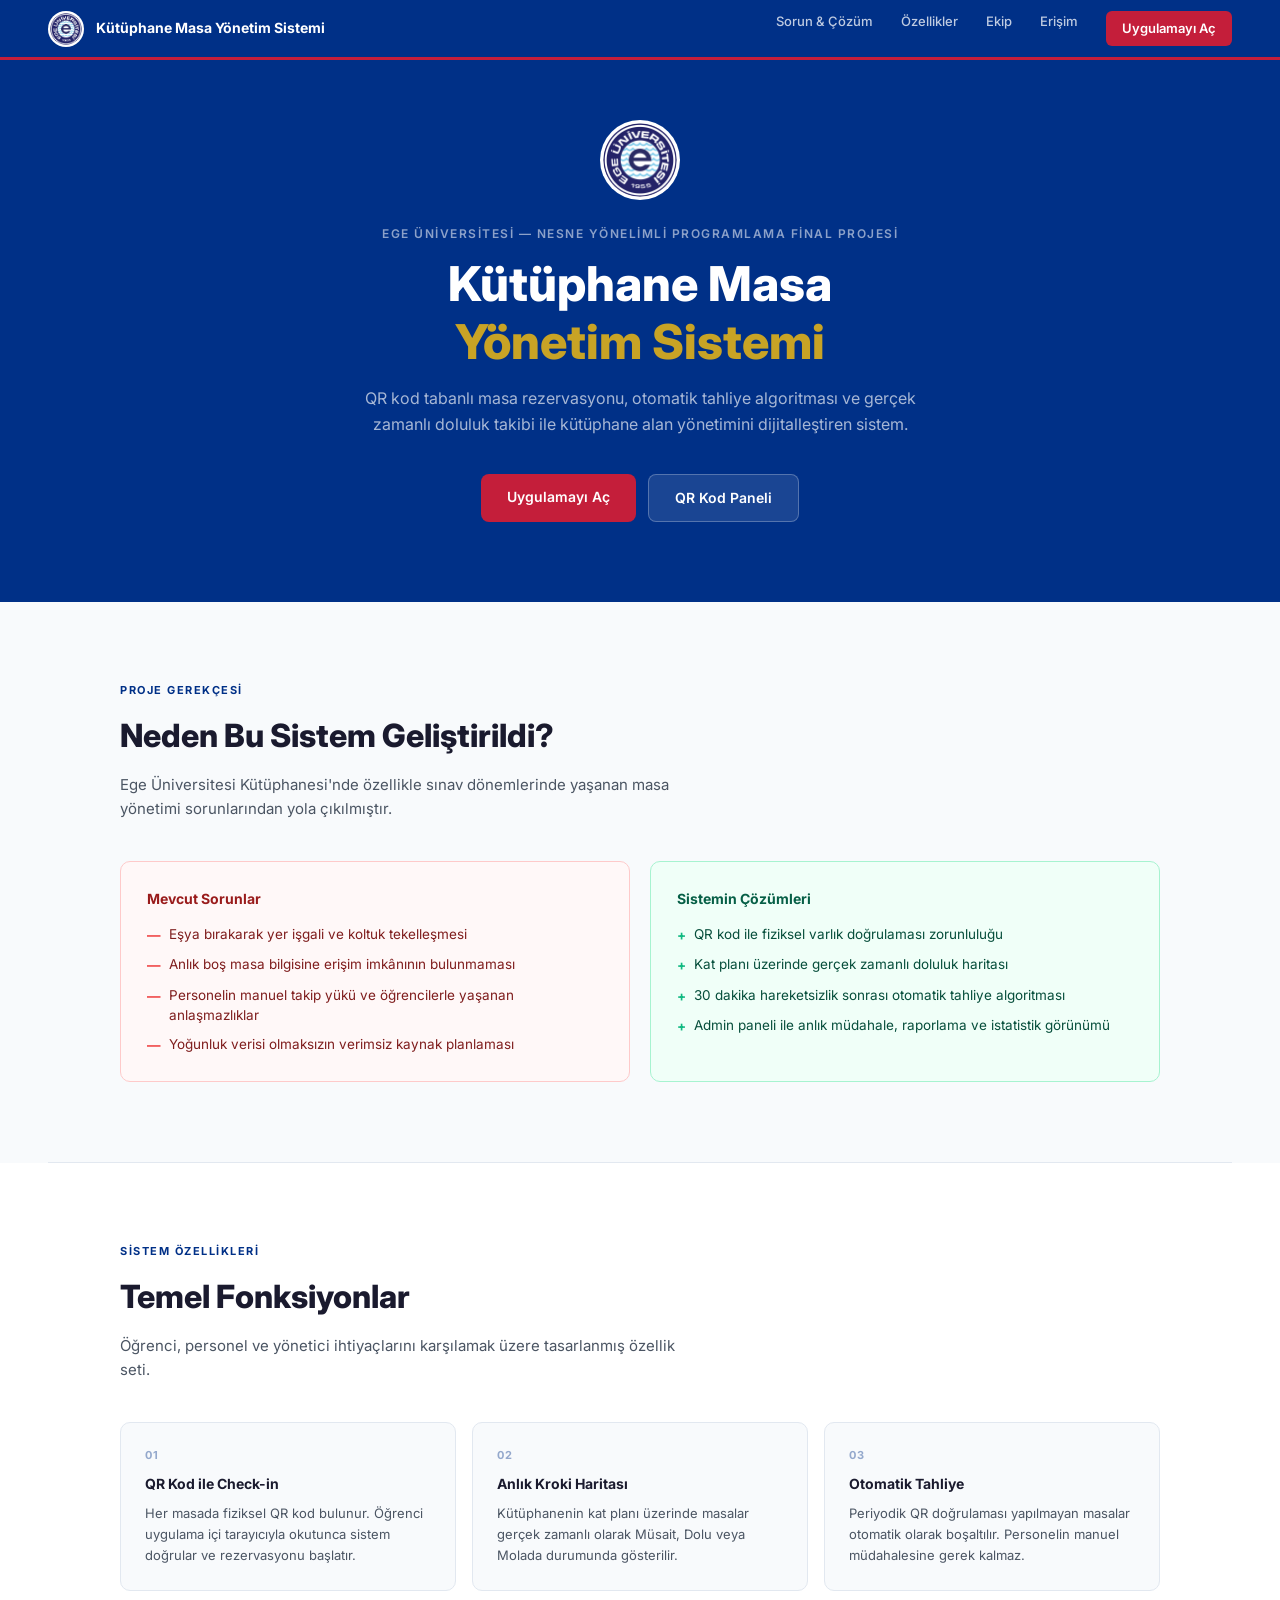
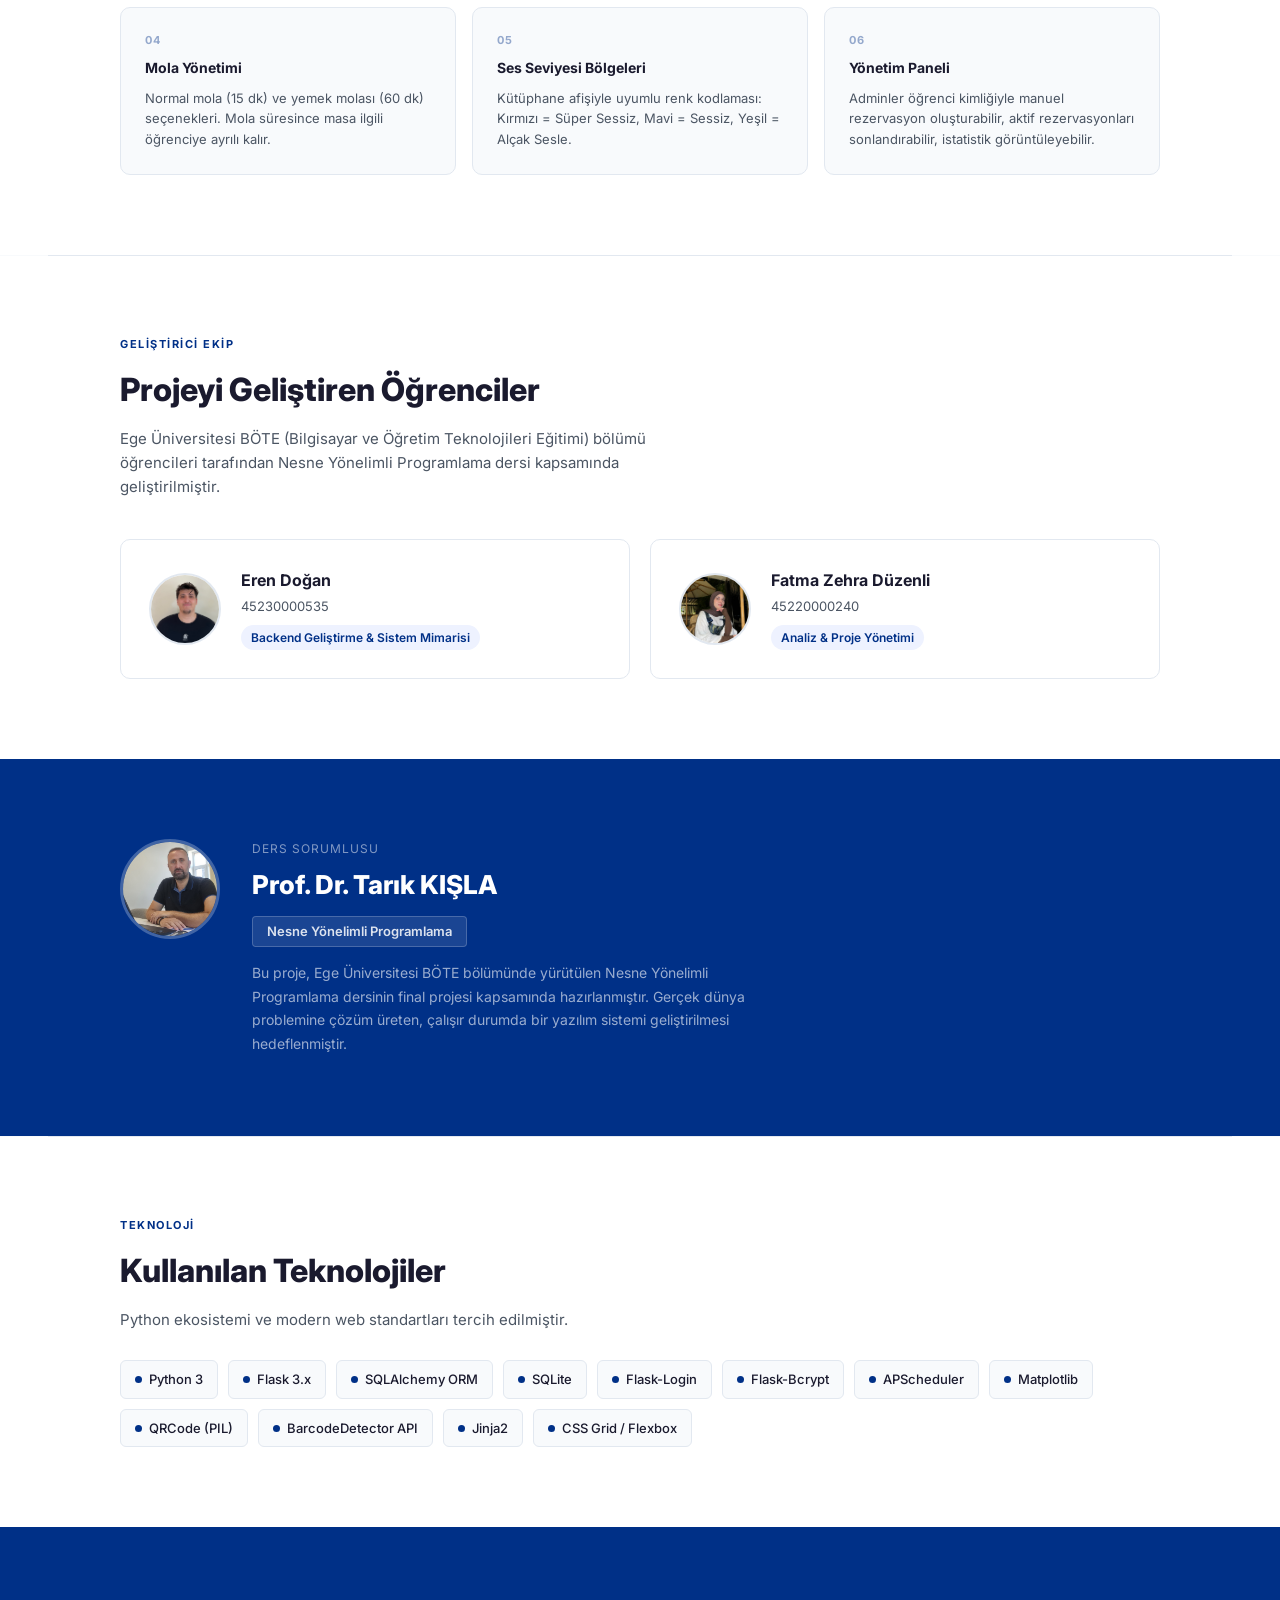
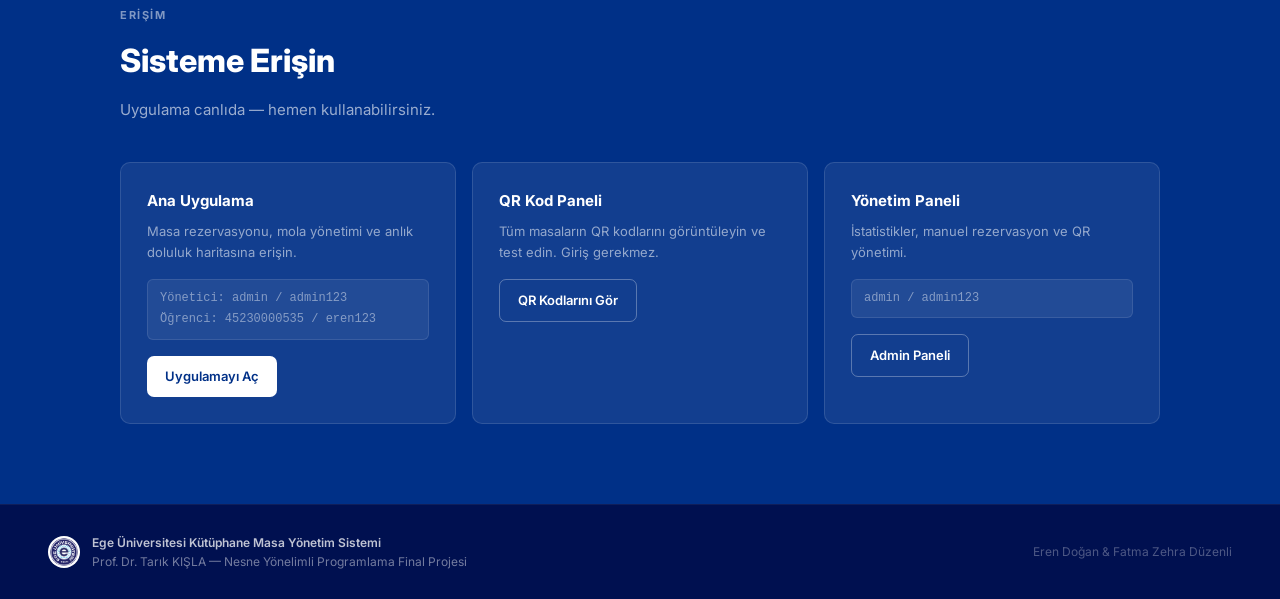
<file: docs/index.html>
<!DOCTYPE html>
<html lang="tr">
<head>
    <meta charset="UTF-8">
    <meta name="viewport" content="width=device-width, initial-scale=1.0">
    <title>EÜ Kütüphane Masa Yönetim Sistemi — Proje Tanıtımı</title>
    <link rel="preconnect" href="https://fonts.googleapis.com">
    <link href="https://fonts.googleapis.com/css2?family=Inter:wght@300;400;500;600;700;800&display=swap" rel="stylesheet">
    <style>
        *, *::before, *::after { box-sizing: border-box; margin: 0; padding: 0; }

        :root {
            --lacivert:  #003087;
            --kirmizi:   #C41E3A;
            --altin:     #C8A325;
            --yazi:      #1A1A2E;
            --ikincil:   #4B5563;
            --bg:        #F8FAFC;
            --beyaz:     #FFFFFF;
            --sinir:     #E2E8F0;
        }

        html { scroll-behavior: smooth; }
        body { font-family: 'Inter', sans-serif; color: var(--yazi); background: var(--bg); font-size: 15px; line-height: 1.6; }
        a { text-decoration: none; color: inherit; }

        .navbar {
            position: fixed; top: 0; left: 0; right: 0; z-index: 100;
            background: var(--lacivert);
            display: flex; align-items: center; justify-content: space-between;
            padding: 0 48px; height: 60px;
            border-bottom: 3px solid var(--kirmizi);
        }
        .nav-brand { display: flex; align-items: center; gap: 12px; }
        .nav-brand img { width: 36px; height: 36px; border-radius: 50%; background: #fff; padding: 2px; }
        .nav-brand-ad { font-size: 14px; font-weight: 700; color: #fff; }
        .nav-links { display: flex; gap: 28px; }
        .nav-links a { font-size: 13px; color: rgba(255,255,255,0.75); font-weight: 500; }
        .nav-links a.vurgulu {
            background: var(--kirmizi); color: #fff; padding: 7px 16px;
            border-radius: 6px; font-weight: 600;
        }

        .hero {
            background: var(--lacivert);
            padding: 120px 48px 80px;
            text-align: center;
        }
        .hero img { width: 80px; height: 80px; border-radius: 50%; background: #fff; padding: 3px; margin-bottom: 24px; display: block; margin-left: auto; margin-right: auto; }
        .hero-ust { font-size: 12px; font-weight: 600; color: rgba(255,255,255,0.55); letter-spacing: 1.5px; text-transform: uppercase; margin-bottom: 12px; }
        .hero h1 { font-size: clamp(28px, 4vw, 48px); font-weight: 800; color: #fff; line-height: 1.2; margin-bottom: 16px; }
        .hero h1 span { color: var(--altin); }
        .hero-aciklama { font-size: 16px; color: rgba(255,255,255,0.65); max-width: 560px; margin: 0 auto 36px; }
        .hero-butonlar { display: flex; gap: 12px; justify-content: center; flex-wrap: wrap; }
        .btn-birincil { background: var(--kirmizi); color: #fff; padding: 12px 26px; border-radius: 8px; font-weight: 600; font-size: 14px; }
        .btn-ikincil { background: rgba(255,255,255,0.1); color: #fff; padding: 12px 26px; border-radius: 8px; font-weight: 600; font-size: 14px; border: 1px solid rgba(255,255,255,0.25); }

        section { padding: 80px 48px; }
        .sarici { max-width: 1040px; margin: 0 auto; }
        .bolum-ust { font-size: 11px; font-weight: 700; color: var(--lacivert); text-transform: uppercase; letter-spacing: 1.5px; margin-bottom: 10px; }
        .bolum-baslik { font-size: clamp(22px, 3vw, 32px); font-weight: 800; margin-bottom: 12px; }
        .bolum-alt { font-size: 15px; color: var(--ikincil); max-width: 580px; }

        hr.ayrac { border: none; border-top: 1px solid var(--sinir); margin: 0 48px; }

        .iki-sutun { display: grid; grid-template-columns: 1fr 1fr; gap: 20px; margin-top: 40px; }
        .bilgi-kart { border-radius: 10px; padding: 26px; border: 1px solid; }
        .bilgi-kart.sorun { border-color: #FECACA; background: #FFF8F8; }
        .bilgi-kart.cozum { border-color: #A7F3D0; background: #F0FFF8; }
        .bilgi-kart-baslik { font-size: 14px; font-weight: 700; margin-bottom: 14px; }
        .bilgi-kart.sorun .bilgi-kart-baslik { color: #991B1B; }
        .bilgi-kart.cozum .bilgi-kart-baslik { color: #065F46; }
        .bilgi-liste { list-style: none; display: flex; flex-direction: column; gap: 9px; }
        .bilgi-liste li { font-size: 13.5px; display: flex; gap: 8px; line-height: 1.5; }
        .bilgi-liste li::before { flex-shrink: 0; font-weight: 700; margin-top: 1px; }
        .sorun .bilgi-liste li { color: #7F1D1D; }
        .sorun .bilgi-liste li::before { content: '—'; color: #EF4444; }
        .cozum .bilgi-liste li { color: #064E3B; }
        .cozum .bilgi-liste li::before { content: '+'; color: #10B981; }

        .ozellik-grid { display: grid; grid-template-columns: repeat(3, 1fr); gap: 16px; margin-top: 40px; }
        .ozellik-kart { border: 1px solid var(--sinir); border-radius: 10px; padding: 24px; background: var(--bg); }
        .ozellik-no { font-size: 11px; font-weight: 700; color: var(--lacivert); opacity: 0.4; margin-bottom: 8px; letter-spacing: 1px; }
        .ozellik-baslik { font-size: 14px; font-weight: 700; margin-bottom: 8px; }
        .ozellik-aciklama { font-size: 13px; color: var(--ikincil); line-height: 1.6; }

        .ekip-grid { display: grid; grid-template-columns: repeat(2, 1fr); gap: 20px; margin-top: 40px; }
        .ekip-kart { border: 1px solid var(--sinir); border-radius: 10px; padding: 28px; background: var(--beyaz); display: flex; align-items: center; gap: 20px; }
        .ekip-avatar { width: 72px; height: 72px; border-radius: 50%; flex-shrink: 0; object-fit: cover; object-position: top; border: 2px solid var(--sinir); }
        .ekip-ad { font-size: 16px; font-weight: 700; margin-bottom: 3px; }
        .ekip-no { font-size: 13px; color: var(--ikincil); margin-bottom: 8px; }
        .ekip-rol { font-size: 12px; font-weight: 600; color: var(--lacivert); background: #EEF2FF; padding: 3px 10px; border-radius: 20px; display: inline-block; }

        #hoca { background: var(--lacivert); }
        .hoca-ic { display: flex; align-items: flex-start; gap: 32px; flex-wrap: wrap; }
        .hoca-avatar { width: 100px; height: 100px; border-radius: 50%; flex-shrink: 0; border: 3px solid rgba(255,255,255,0.25); object-fit: cover; object-position: top; }
        .hoca-unvan { font-size: 12px; color: rgba(255,255,255,0.5); text-transform: uppercase; letter-spacing: 1px; margin-bottom: 6px; }
        .hoca-ad { font-size: 26px; font-weight: 800; color: #fff; margin-bottom: 10px; }
        .hoca-ders { display: inline-block; background: rgba(255,255,255,0.1); border: 1px solid rgba(255,255,255,0.2); color: rgba(255,255,255,0.85); padding: 4px 14px; border-radius: 4px; font-size: 13px; font-weight: 600; }
        .hoca-metin { margin-top: 14px; font-size: 14px; color: rgba(255,255,255,0.6); line-height: 1.7; max-width: 540px; }

        .chip-grup { display: flex; flex-wrap: wrap; gap: 10px; margin-top: 28px; }
        .chip { display: flex; align-items: center; gap: 7px; background: var(--bg); border: 1px solid var(--sinir); border-radius: 6px; padding: 8px 14px; font-size: 13px; font-weight: 500; }
        .chip-nokta { width: 7px; height: 7px; border-radius: 50%; background: var(--lacivert); flex-shrink: 0; }

        #erisim { background: var(--lacivert); }
        #erisim .bolum-ust { color: rgba(255,255,255,0.5); }
        #erisim .bolum-baslik { color: #fff; }
        #erisim .bolum-alt { color: rgba(255,255,255,0.6); }
        .erisim-grid { display: grid; grid-template-columns: repeat(3, 1fr); gap: 16px; margin-top: 40px; }
        .erisim-kart { background: rgba(255,255,255,0.07); border: 1px solid rgba(255,255,255,0.12); border-radius: 10px; padding: 26px; }
        .erisim-baslik { font-size: 15px; font-weight: 700; color: #fff; margin-bottom: 8px; }
        .erisim-aciklama { font-size: 13px; color: rgba(255,255,255,0.55); line-height: 1.6; margin-bottom: 16px; }
        .erisim-bilgi { font-size: 12px; color: rgba(255,255,255,0.45); background: rgba(255,255,255,0.07); border-radius: 6px; padding: 8px 12px; margin-bottom: 16px; font-family: monospace; border: 1px solid rgba(255,255,255,0.1); line-height: 1.8; }
        .erisim-btn { display: inline-block; padding: 10px 18px; border-radius: 7px; font-size: 13px; font-weight: 600; }
        .btn-beyaz { background: #fff; color: var(--lacivert); }
        .btn-cizgi { background: transparent; color: #fff; border: 1px solid rgba(255,255,255,0.3); }

        footer { background: #001050; padding: 28px 48px; display: flex; align-items: center; justify-content: space-between; flex-wrap: wrap; gap: 12px; border-top: 1px solid rgba(255,255,255,0.06); }
        footer .sol { display: flex; align-items: center; gap: 12px; }
        footer img { width: 32px; height: 32px; border-radius: 50%; background: #fff; padding: 2px; }
        footer .sol-metin { font-size: 12px; color: rgba(255,255,255,0.45); line-height: 1.6; }
        footer .sol-metin strong { color: rgba(255,255,255,0.75); font-weight: 600; }
        footer .sag { font-size: 12px; color: rgba(255,255,255,0.3); }

        .github-link { display: inline-flex; align-items: center; gap: 8px; background: rgba(255,255,255,0.08); border: 1px solid rgba(255,255,255,0.15); color: rgba(255,255,255,0.7); padding: 6px 14px; border-radius: 6px; font-size: 12px; font-weight: 500; margin-top: 12px; }

        @media (max-width: 900px) {
            .navbar { padding: 0 20px; }
            .nav-links { display: none; }
            section { padding: 56px 20px; }
            hr.ayrac { margin: 0 20px; }
            .hero { padding: 96px 20px 56px; }
            .iki-sutun, .ozellik-grid, .ekip-grid, .erisim-grid { grid-template-columns: 1fr; }
        }
    </style>
</head>
<body>

<nav class="navbar">
    <div class="nav-brand">
        <img src="img/logo1.png" alt="EÜ">
        <div class="nav-brand-ad">Kütüphane Masa Yönetim Sistemi</div>
    </div>
    <div class="nav-links">
        <a href="#sorun">Sorun &amp; Çözüm</a>
        <a href="#ozellikler">Özellikler</a>
        <a href="#ekip">Ekip</a>
        <a href="#erisim">Erişim</a>
        <a href="https://kutuphane-1-mjec.onrender.com" class="vurgulu">Uygulamayı Aç</a>
    </div>
</nav>

<div class="hero">
    <img src="img/logo1.png" alt="Ege Üniversitesi">
    <div class="hero-ust">Ege Üniversitesi — Nesne Yönelimli Programlama Final Projesi</div>
    <h1>Kütüphane Masa<br><span>Yönetim Sistemi</span></h1>
    <p class="hero-aciklama">QR kod tabanlı masa rezervasyonu, otomatik tahliye algoritması ve gerçek zamanlı doluluk takibi ile kütüphane alan yönetimini dijitalleştiren sistem.</p>
    <div class="hero-butonlar">
        <a href="https://kutuphane-1-mjec.onrender.com" class="btn-birincil">Uygulamayı Aç</a>
        <a href="https://kutuphane-1-mjec.onrender.com/qr-panel" class="btn-ikincil">QR Kod Paneli</a>
    </div>
</div>

<section id="sorun">
    <div class="sarici">
        <div class="bolum-ust">Proje Gerekçesi</div>
        <h2 class="bolum-baslik">Neden Bu Sistem Geliştirildi?</h2>
        <p class="bolum-alt">Ege Üniversitesi Kütüphanesi'nde özellikle sınav dönemlerinde yaşanan masa yönetimi sorunlarından yola çıkılmıştır.</p>
        <div class="iki-sutun">
            <div class="bilgi-kart sorun">
                <div class="bilgi-kart-baslik">Mevcut Sorunlar</div>
                <ul class="bilgi-liste">
                    <li>Eşya bırakarak yer işgali ve koltuk tekelleşmesi</li>
                    <li>Anlık boş masa bilgisine erişim imkânının bulunmaması</li>
                    <li>Personelin manuel takip yükü ve öğrencilerle yaşanan anlaşmazlıklar</li>
                    <li>Yoğunluk verisi olmaksızın verimsiz kaynak planlaması</li>
                </ul>
            </div>
            <div class="bilgi-kart cozum">
                <div class="bilgi-kart-baslik">Sistemin Çözümleri</div>
                <ul class="bilgi-liste">
                    <li>QR kod ile fiziksel varlık doğrulaması zorunluluğu</li>
                    <li>Kat planı üzerinde gerçek zamanlı doluluk haritası</li>
                    <li>30 dakika hareketsizlik sonrası otomatik tahliye algoritması</li>
                    <li>Admin paneli ile anlık müdahale, raporlama ve istatistik görünümü</li>
                </ul>
            </div>
        </div>
    </div>
</section>

<hr class="ayrac">

<section id="ozellikler" style="background:#fff;">
    <div class="sarici">
        <div class="bolum-ust">Sistem Özellikleri</div>
        <h2 class="bolum-baslik">Temel Fonksiyonlar</h2>
        <p class="bolum-alt">Öğrenci, personel ve yönetici ihtiyaçlarını karşılamak üzere tasarlanmış özellik seti.</p>
        <div class="ozellik-grid">
            <div class="ozellik-kart">
                <div class="ozellik-no">01</div>
                <div class="ozellik-baslik">QR Kod ile Check-in</div>
                <div class="ozellik-aciklama">Her masada fiziksel QR kod bulunur. Öğrenci uygulama içi tarayıcıyla okutunca sistem doğrular ve rezervasyonu başlatır.</div>
            </div>
            <div class="ozellik-kart">
                <div class="ozellik-no">02</div>
                <div class="ozellik-baslik">Anlık Kroki Haritası</div>
                <div class="ozellik-aciklama">Kütüphanenin kat planı üzerinde masalar gerçek zamanlı olarak Müsait, Dolu veya Molada durumunda gösterilir.</div>
            </div>
            <div class="ozellik-kart">
                <div class="ozellik-no">03</div>
                <div class="ozellik-baslik">Otomatik Tahliye</div>
                <div class="ozellik-aciklama">Periyodik QR doğrulaması yapılmayan masalar otomatik olarak boşaltılır. Personelin manuel müdahalesine gerek kalmaz.</div>
            </div>
            <div class="ozellik-kart">
                <div class="ozellik-no">04</div>
                <div class="ozellik-baslik">Mola Yönetimi</div>
                <div class="ozellik-aciklama">Normal mola (15 dk) ve yemek molası (60 dk) seçenekleri. Mola süresince masa ilgili öğrenciye ayrılı kalır.</div>
            </div>
            <div class="ozellik-kart">
                <div class="ozellik-no">05</div>
                <div class="ozellik-baslik">Ses Seviyesi Bölgeleri</div>
                <div class="ozellik-aciklama">Kütüphane afişiyle uyumlu renk kodlaması: Kırmızı = Süper Sessiz, Mavi = Sessiz, Yeşil = Alçak Sesle.</div>
            </div>
            <div class="ozellik-kart">
                <div class="ozellik-no">06</div>
                <div class="ozellik-baslik">Yönetim Paneli</div>
                <div class="ozellik-aciklama">Adminler öğrenci kimliğiyle manuel rezervasyon oluşturabilir, aktif rezervasyonları sonlandırabilir, istatistik görüntüleyebilir.</div>
            </div>
        </div>
    </div>
</section>

<hr class="ayrac">

<section id="ekip" style="background:#fff;">
    <div class="sarici">
        <div class="bolum-ust">Geliştirici Ekip</div>
        <h2 class="bolum-baslik">Projeyi Geliştiren Öğrenciler</h2>
        <p class="bolum-alt">Ege Üniversitesi BÖTE (Bilgisayar ve Öğretim Teknolojileri Eğitimi) bölümü öğrencileri tarafından Nesne Yönelimli Programlama dersi kapsamında geliştirilmiştir.</p>
        <div class="ekip-grid">
            <div class="ekip-kart">
                <img src="img/eren.jpg" alt="Eren Doğan" class="ekip-avatar">
                <div>
                    <div class="ekip-ad">Eren Doğan</div>
                    <div class="ekip-no">45230000535</div>
                    <span class="ekip-rol">Backend Geliştirme &amp; Sistem Mimarisi</span>
                </div>
            </div>
            <div class="ekip-kart">
                <img src="img/zehra.png" alt="Fatma Zehra Düzenli" class="ekip-avatar">
                <div>
                    <div class="ekip-ad">Fatma Zehra Düzenli</div>
                    <div class="ekip-no">45220000240</div>
                    <span class="ekip-rol">Analiz &amp; Proje Yönetimi</span>
                </div>
            </div>
        </div>
    </div>
</section>

<section id="hoca">
    <div class="sarici">
        <div class="hoca-ic">
            <img src="img/hoca.jpg" alt="Prof. Dr. Tarık KIŞLA" class="hoca-avatar">
            <div>
                <div class="hoca-unvan">Ders Sorumlusu</div>
                <div class="hoca-ad">Prof. Dr. Tarık KIŞLA</div>
                <span class="hoca-ders">Nesne Yönelimli Programlama</span>
                <p class="hoca-metin">Bu proje, Ege Üniversitesi BÖTE bölümünde yürütülen Nesne Yönelimli Programlama dersinin final projesi kapsamında hazırlanmıştır. Gerçek dünya problemine çözüm üreten, çalışır durumda bir yazılım sistemi geliştirilmesi hedeflenmiştir.</p>
            </div>
        </div>
    </div>
</section>

<hr class="ayrac">

<section id="teknik" style="background:#fff;">
    <div class="sarici">
        <div class="bolum-ust">Teknoloji</div>
        <h2 class="bolum-baslik">Kullanılan Teknolojiler</h2>
        <p class="bolum-alt">Python ekosistemi ve modern web standartları tercih edilmiştir.</p>
        <div class="chip-grup">
            <div class="chip"><div class="chip-nokta"></div>Python 3</div>
            <div class="chip"><div class="chip-nokta"></div>Flask 3.x</div>
            <div class="chip"><div class="chip-nokta"></div>SQLAlchemy ORM</div>
            <div class="chip"><div class="chip-nokta"></div>SQLite</div>
            <div class="chip"><div class="chip-nokta"></div>Flask-Login</div>
            <div class="chip"><div class="chip-nokta"></div>Flask-Bcrypt</div>
            <div class="chip"><div class="chip-nokta"></div>APScheduler</div>
            <div class="chip"><div class="chip-nokta"></div>Matplotlib</div>
            <div class="chip"><div class="chip-nokta"></div>QRCode (PIL)</div>
            <div class="chip"><div class="chip-nokta"></div>BarcodeDetector API</div>
            <div class="chip"><div class="chip-nokta"></div>Jinja2</div>
            <div class="chip"><div class="chip-nokta"></div>CSS Grid / Flexbox</div>
        </div>
    </div>
</section>

<section id="erisim">
    <div class="sarici">
        <div class="bolum-ust">Erişim</div>
        <h2 class="bolum-baslik">Sisteme Erişin</h2>
        <p class="bolum-alt">Uygulama canlıda — hemen kullanabilirsiniz.</p>
        <div class="erisim-grid">
            <div class="erisim-kart">
                <div class="erisim-baslik">Ana Uygulama</div>
                <div class="erisim-aciklama">Masa rezervasyonu, mola yönetimi ve anlık doluluk haritasına erişin.</div>
                <div class="erisim-bilgi">
                    Yönetici: admin / admin123<br>
                    Öğrenci: 45230000535 / eren123
                </div>
                <a href="https://kutuphane-1-mjec.onrender.com" class="erisim-btn btn-beyaz">Uygulamayı Aç</a>
            </div>
            <div class="erisim-kart">
                <div class="erisim-baslik">QR Kod Paneli</div>
                <div class="erisim-aciklama">Tüm masaların QR kodlarını görüntüleyin ve test edin. Giriş gerekmez.</div>
                <a href="https://kutuphane-1-mjec.onrender.com/qr-panel" class="erisim-btn btn-cizgi">QR Kodlarını Gör</a>
            </div>
            <div class="erisim-kart">
                <div class="erisim-baslik">Yönetim Paneli</div>
                <div class="erisim-aciklama">İstatistikler, manuel rezervasyon ve QR yönetimi.</div>
                <div class="erisim-bilgi">admin / admin123</div>
                <a href="https://kutuphane-1-mjec.onrender.com/admin/" class="erisim-btn btn-cizgi">Admin Paneli</a>
            </div>
        </div>
    </div>
</section>

<footer>
    <div class="sol">
        <img src="img/logo1.png" alt="EÜ">
        <div class="sol-metin">
            <strong>Ege Üniversitesi Kütüphane Masa Yönetim Sistemi</strong><br>
            Prof. Dr. Tarık KIŞLA — Nesne Yönelimli Programlama Final Projesi
        </div>
    </div>
    <div class="sag">Eren Doğan &amp; Fatma Zehra Düzenli</div>
</footer>

</body>
</html>
</file>
